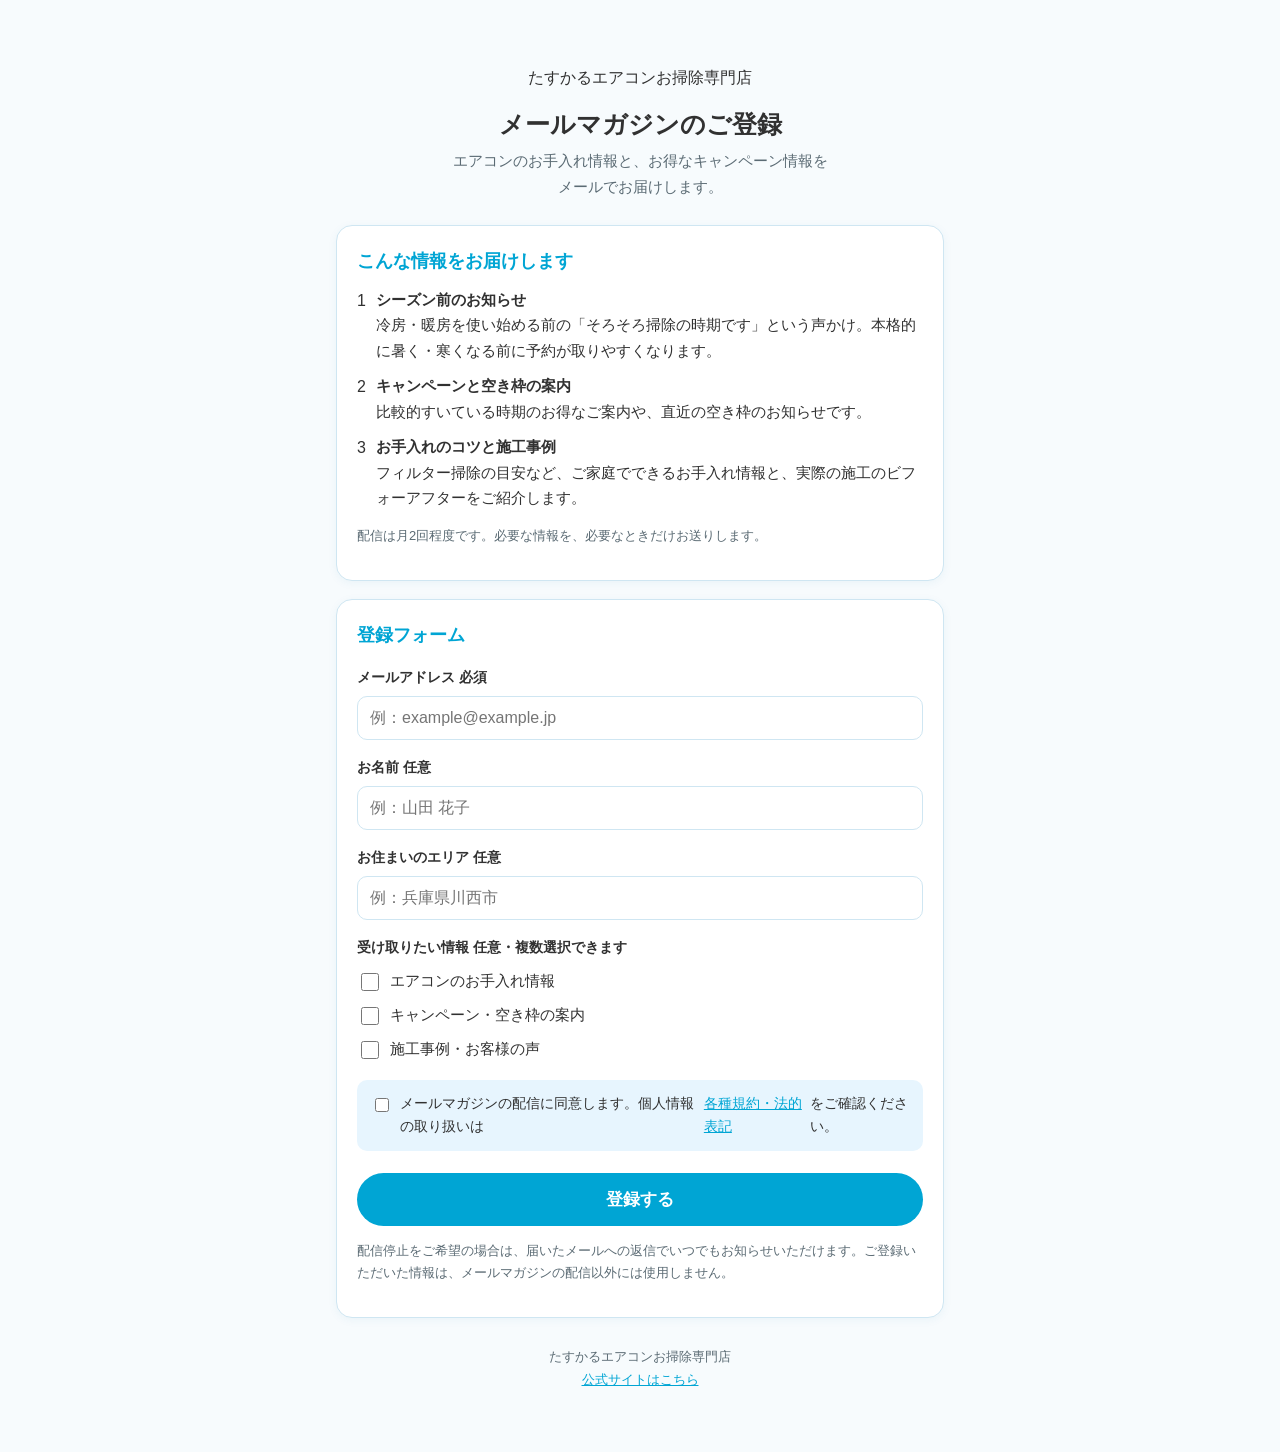
<file: mailmag/index.html>
<!DOCTYPE html>
<html lang="ja">
<head>
<meta charset="UTF-8">
<meta name="viewport" content="width=device-width, initial-scale=1.0">
<title>メールマガジン登録｜たすかるエアコンお掃除専門店</title>
<meta name="description" content="エアコンのお手入れ情報とキャンペーン情報をメールでお届けします。たすかるエアコンお掃除専門店のメールマガジン登録ページです。">
<style>
:root { --brand:#00a5d4; --brand-sub:#45b0e3; --bg:#e7f5fe; --ink:#313131; --muted:#5b6b74; --line:#cfe6f2;}
* { box-sizing:border-box;}
body { margin:0; font-family:"Hiragino Kaku Gothic ProN","Hiragino Sans","Noto Sans JP",sans-serif; color:var(--ink); background:#f7fbfd; line-height:1.7;}
.wrap { max-width:640px; margin:0 auto; padding:20px 16px 48px;}
header { text-align:center; padding:28px 12px 8px;}
header.shop { color:var(--brand); font-weight:700; font-size:14px; letter-spacing:.05em;}
h1 { font-size:25px; margin:8px 0 6px; line-height:1.4;}
.lead { color:var(--muted); font-size:15px; margin:0;}
.card { background:#fff; border:1px solid var(--line); border-radius:16px; padding:20px; margin-top:18px; box-shadow:0 2px 10px rgba(0,120,170,.06);}
.card h2 { font-size:18px; margin:0 0 10px; color:var(--brand);}
.benefit { display:flex; gap:10px; margin:10px 0;}
.benefit.num { flex:0 0 auto; width:26px; height:26px; border-radius:50%; background:var(--brand); color:#fff; font-weight:700; font-size:14px; display:flex; align-items:center; justify-content:center; margin-top:2px;}
.benefit p { margin:0; font-size:15px;}
label { display:block; font-weight:700; font-size:14px; margin:16px 0 6px;}
label.req { color:#d9534f; font-size:12px; margin-left:6px;}
label.opt { color:var(--muted); font-size:12px; margin-left:6px; font-weight:400;}
input[type="email"], input[type="text"] { width:100%; padding:12px; border:1px solid var(--line); border-radius:10px; font-size:16px; background:#fff;}
.checks label { font-weight:400; display:flex; gap:8px; align-items:flex-start; margin:8px 0; font-size:15px;}
.checks input { margin-top:5px; width:18px; height:18px;}
.consent { background:var(--bg); border-radius:10px; padding:12px 14px; margin-top:18px;}
.consent label { margin:0; font-weight:400; font-size:14px; display:flex; gap:8px; align-items:flex-start;}
.consent input { margin-top:4px; width:18px; height:18px;}
button { margin-top:22px; width:100%; padding:15px; border:none; border-radius:999px; background:var(--brand); color:#fff; font-size:17px; font-weight:700; cursor:pointer;}
button:hover { background:var(--brand-sub);}
.note { color:var(--muted); font-size:13px; margin-top:14px;}
footer { text-align:center; color:var(--muted); font-size:13px; margin-top:28px;}
a { color:var(--brand);}
</style>
</head>
<body>
<div class="wrap">
<header>
<p class="shop">たすかるエアコンお掃除専門店</p>
<h1>メールマガジンのご登録</h1>
<p class="lead">エアコンのお手入れ情報と、お得なキャンペーン情報を<br>メールでお届けします。</p>
</header>

<div class="card">
<h2>こんな情報をお届けします</h2>
<div class="benefit"><div class="num">1</div><p><strong>シーズン前のお知らせ</strong><br>冷房・暖房を使い始める前の「そろそろ掃除の時期です」という声かけ。本格的に暑く・寒くなる前に予約が取りやすくなります。</p></div>
<div class="benefit"><div class="num">2</div><p><strong>キャンペーンと空き枠の案内</strong><br>比較的すいている時期のお得なご案内や、直近の空き枠のお知らせです。</p></div>
<div class="benefit"><div class="num">3</div><p><strong>お手入れのコツと施工事例</strong><br>フィルター掃除の目安など、ご家庭でできるお手入れ情報と、実際の施工のビフォーアフターをご紹介します。</p></div>
<p class="note">配信は月2回程度です。必要な情報を、必要なときだけお送りします。</p>
</div>

<div class="card">
<h2>登録フォーム</h2>
<form action="https://formsubmit.co/8f4a3db4221a2bf50d449e491645cd9e" method="POST">
<input type="hidden" name="_subject" value="新規登録">
<input type="hidden" name="_template" value="table">
<input type="hidden" name="_next" value="https://tasukarutaoka-cpu.github.io/tasukaru-lp/mailmag/thanks.html">
<input type="hidden" name="_autoresponse" value="たすかるエアコンお掃除専門店のメールマガジンにご登録いただき、ありがとうございます。登録を受け付けました。次回の配信をお待ちください。配信停止をご希望の場合は、このメールへの返信でお知らせください。">

<label for="email">メールアドレス <span class="req">必須</span></label>
<input type="email" id="email" name="email" required placeholder="例：example@example.jp">

<label for="name">お名前 <span class="opt">任意</span></label>
<input type="text" id="name" name="お名前" placeholder="例：山田 花子">

<label for="area">お住まいのエリア <span class="opt">任意</span></label>
<input type="text" id="area" name="お住まいのエリア" placeholder="例：兵庫県川西市">

<label>受け取りたい情報 <span class="opt">任意・複数選択できます</span></label>
<div class="checks">
<label><input type="checkbox" name="受け取りたい情報" value="お手入れ情報"> エアコンのお手入れ情報</label>
<label><input type="checkbox" name="受け取りたい情報" value="キャンペーン・空き枠"> キャンペーン・空き枠の案内</label>
<label><input type="checkbox" name="受け取りたい情報" value="施工事例・口コミ"> 施工事例・お客様の声</label>
</div>

<div class="consent">
<label><input type="checkbox" name="同意" value="メールマガジンの配信に同意します" required> メールマガジンの配信に同意します。個人情報の取り扱いは<a href="https://tasukarutaoka-cpu.github.io/tasukaru-lp/legal/" target="_blank" rel="noopener">各種規約・法的表記</a>をご確認ください。</label>
</div>

<button type="submit">登録する</button>
<p class="note">配信停止をご希望の場合は、届いたメールへの返信でいつでもお知らせいただけます。ご登録いただいた情報は、メールマガジンの配信以外には使用しません。</p>
</form>
</div>

<footer>
<p>たすかるエアコンお掃除専門店<br><a href="https://tasukaruaircon.net/" target="_blank" rel="noopener">公式サイトはこちら</a></p>
</footer>
</div>
</body>
</html>
</file>
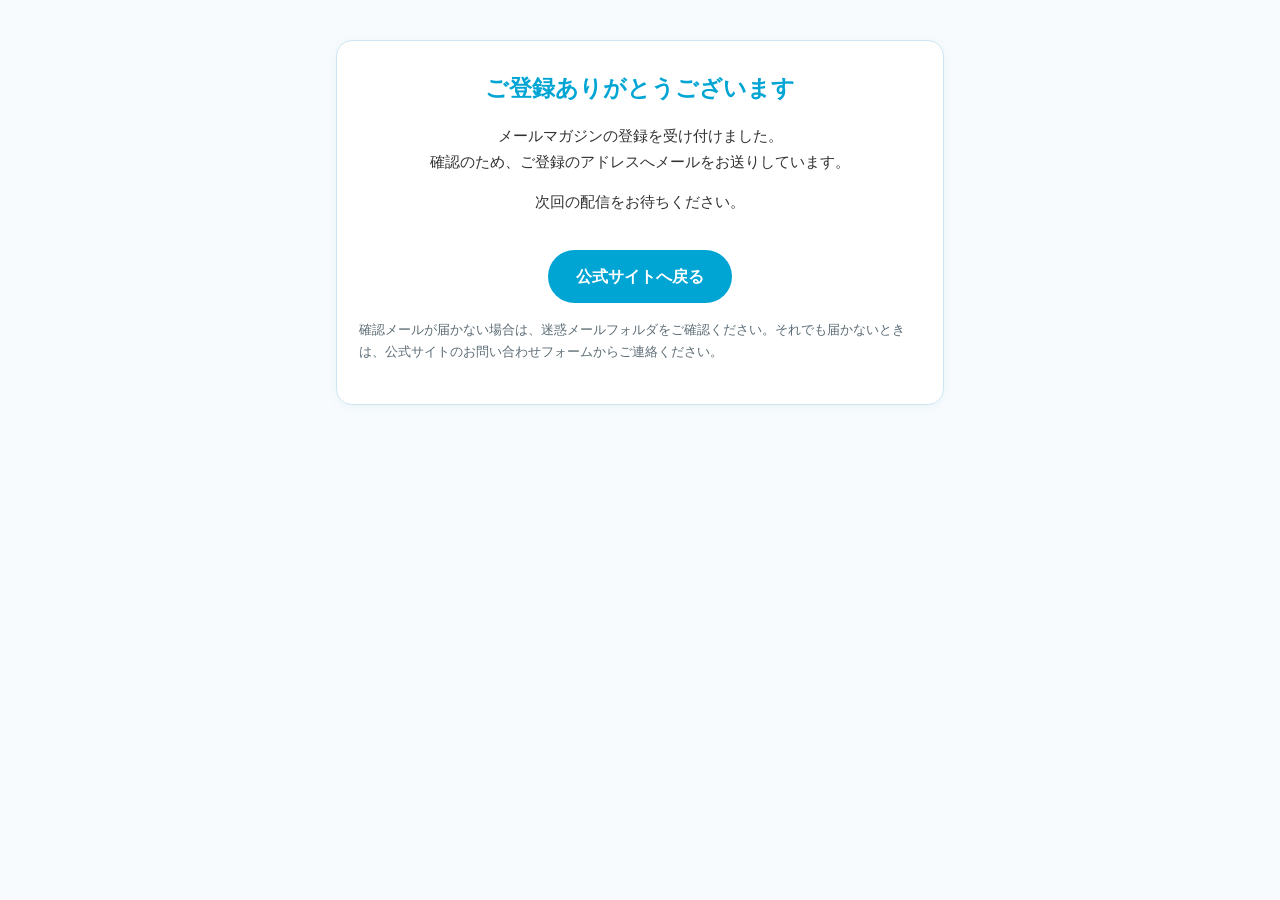
<file: mailmag/thanks.html>
<!DOCTYPE html>
<html lang="ja">
<head>
<meta charset="UTF-8">
<meta name="viewport" content="width=device-width, initial-scale=1.0">
<title>登録ありがとうございます｜たすかるエアコンお掃除専門店</title>
<style>
  :root { --brand:#00a5d4; --brand-sub:#45b0e3; --ink:#313131; --muted:#5b6b74; --line:#cfe6f2; }
  * { box-sizing:border-box; }
  body { margin:0; font-family:"Hiragino Kaku Gothic ProN","Hiragino Sans","Noto Sans JP",sans-serif; color:var(--ink); background:#f7fbfd; line-height:1.7; }
  .wrap { max-width:640px; margin:0 auto; padding:40px 16px 48px; }
  .card { background:#fff; border:1px solid var(--line); border-radius:16px; padding:28px 22px; text-align:center; box-shadow:0 2px 10px rgba(0,120,170,.06); }
  h1 { font-size:23px; margin:0 0 12px; color:var(--brand); }
  p { font-size:15px; }
  .note { color:var(--muted); font-size:13px; margin-top:16px; text-align:left; }
  a.btn { display:inline-block; margin-top:20px; padding:13px 28px; border-radius:999px; background:var(--brand); color:#fff; font-size:16px; font-weight:700; text-decoration:none; }
  a.btn:hover { background:var(--brand-sub); }
</style>
</head>
<body>
<div class="wrap">
  <div class="card">
    <h1>ご登録ありがとうございます</h1>
    <p>メールマガジンの登録を受け付けました。<br>確認のため、ご登録のアドレスへメールをお送りしています。</p>
    <p>次回の配信をお待ちください。</p>
    <a class="btn" href="https://tasukaruaircon.net/">公式サイトへ戻る</a>
    <p class="note">確認メールが届かない場合は、迷惑メールフォルダをご確認ください。それでも届かないときは、公式サイトのお問い合わせフォームからご連絡ください。</p>
  </div>
</div>
</body>
</html>
</file>
